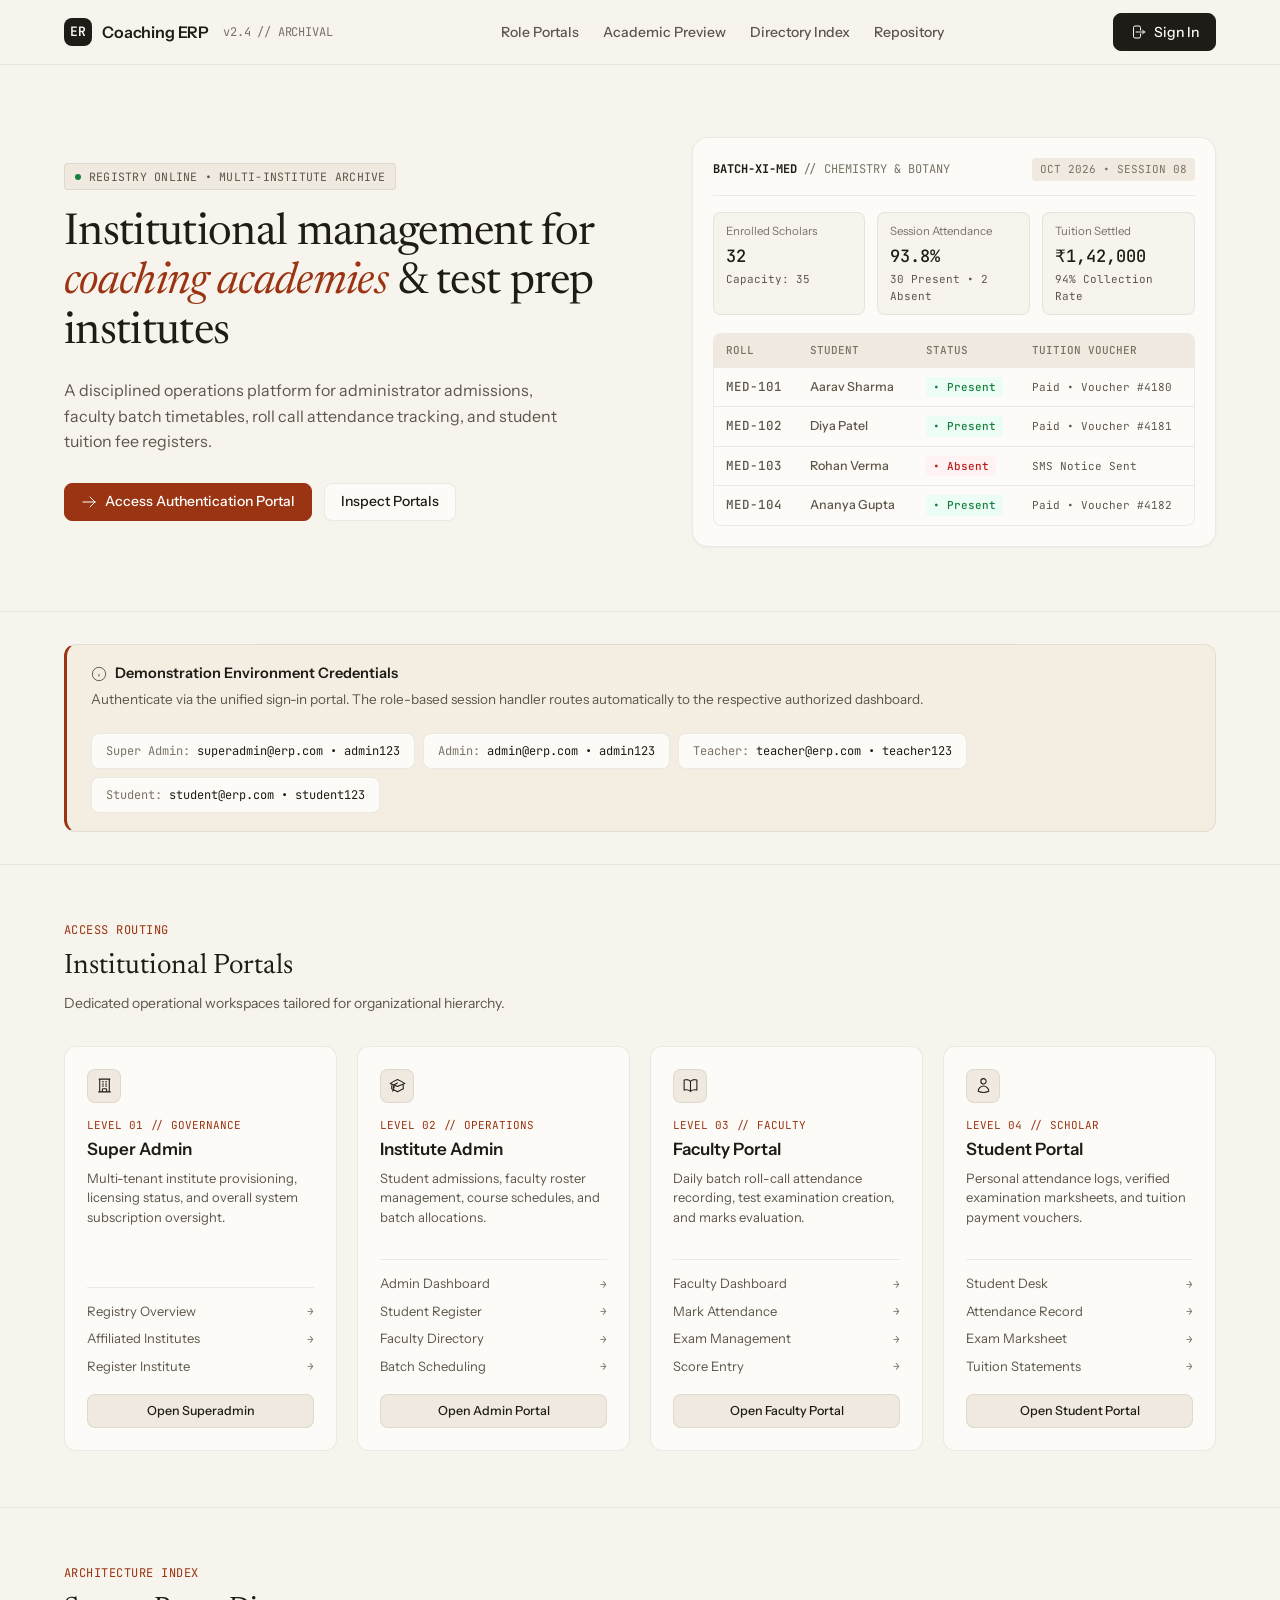
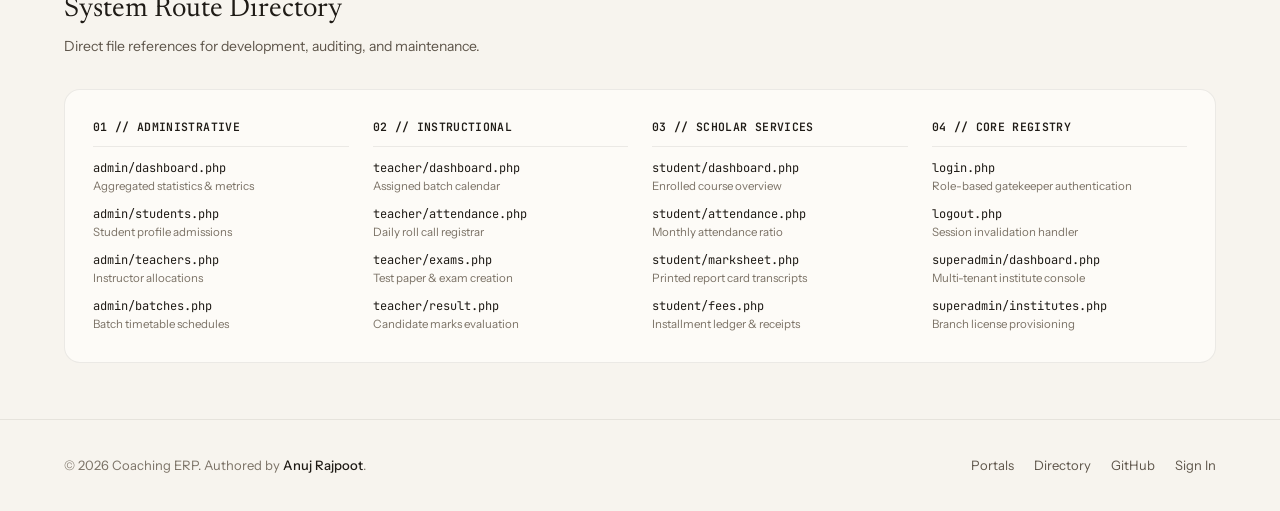
<file: index.html>
<!DOCTYPE html>
<html lang="en">
<head>
    <meta charset="UTF-8">
    <meta name="viewport" content="width=device-width, initial-scale=1.0">
    <title>Coaching ERP — Institutional Management System</title>
    <!-- Typography: Instrument Sans (Interface), Newsreader (Editorial Display), JetBrains Mono (Ledger & Code) -->
    <link rel="preconnect" href="https://fonts.googleapis.com">
    <link rel="preconnect" href="https://fonts.gstatic.com" crossorigin>
    <link href="https://fonts.googleapis.com/css2?family=Instrument+Sans:wght@400;500;600&family=JetBrains+Mono:wght@400;500&family=Newsreader:ital,opsz,wght@0,6..72,400;0,6..72,500;1,6..72,400&display=swap" rel="stylesheet">
    
    <style>
        :root {
            /* Warm Editorial Neutral Ramp */
            --bg-page: #f7f4ee;
            --bg-surface: #fdfbf7;
            --bg-raised: #efe9df;
            --bg-subtle: #f3ede2;
            --border-hairline: rgba(31, 27, 22, 0.08);
            --border-strong: rgba(31, 27, 22, 0.16);
            
            /* Text Roles */
            --text-primary: #1f1b16;
            --text-secondary: #5e554a;
            --text-muted: #7b7266;
            
            /* Warm Accent & Semantic */
            --accent: #9a3412;
            --accent-hover: #7c2d12;
            --accent-soft: rgba(154, 52, 18, 0.08);
            --status-present: #15803d;
            --status-present-bg: #ecfdf5;
            --status-absent: #b91c1c;
            --status-absent-bg: #fef2f2;
            
            /* Typography */
            --font-sans: 'Instrument Sans', -apple-system, BlinkMacSystemFont, 'Segoe UI', Roboto, sans-serif;
            --font-display: 'Newsreader', Georgia, serif;
            --font-mono: 'JetBrains Mono', ui-monospace, SFMono-Regular, monospace;
            
            /* Radii (Nested: outer 16, card 12, button 8, tag 4) */
            --r-outer: 16px;
            --r-card: 12px;
            --r-control: 8px;
            --r-tag: 4px;
            
            /* Motion */
            --ease: cubic-bezier(0.22, 1, 0.36, 1);
            --duration: 160ms;
        }

        *, *::before, *::after {
            margin: 0;
            padding: 0;
            box-sizing: border-box;
        }

        body {
            background-color: var(--bg-page);
            color: var(--text-primary);
            font-family: var(--font-sans);
            font-size: 15px;
            line-height: 1.5;
            -webkit-font-smoothing: antialiased;
        }

        /* Top Navigation Bar */
        .site-header {
            position: sticky;
            top: 0;
            z-index: 50;
            background-color: rgba(247, 244, 238, 0.94);
            backdrop-filter: blur(8px);
            border-bottom: 1px solid var(--border-hairline);
        }

        .header-inner {
            max-width: 1200px;
            height: 64px;
            margin: 0 auto;
            padding: 0 24px;
            display: flex;
            align-items: center;
            justify-content: space-between;
        }

        .brand-link {
            display: inline-flex;
            align-items: center;
            gap: 10px;
            color: var(--text-primary);
            text-decoration: none;
            font-weight: 600;
            font-size: 16px;
            letter-spacing: -0.01em;
        }

        .brand-seal {
            width: 28px;
            height: 28px;
            border-radius: var(--r-control);
            background-color: var(--text-primary);
            color: var(--bg-surface);
            display: inline-flex;
            align-items: center;
            justify-content: center;
            font-family: var(--font-mono);
            font-size: 13px;
            font-weight: 600;
        }

        .brand-meta {
            font-size: 12px;
            color: var(--text-muted);
            font-weight: 400;
            font-family: var(--font-mono);
            margin-left: 4px;
        }

        .nav-group {
            display: flex;
            align-items: center;
            gap: 24px;
            list-style: none;
        }

        .nav-item a {
            color: var(--text-secondary);
            text-decoration: none;
            font-size: 14px;
            font-weight: 500;
            transition: color var(--duration) var(--ease);
        }

        .nav-item a:hover {
            color: var(--text-primary);
        }

        .nav-actions {
            display: flex;
            align-items: center;
            gap: 12px;
        }

        /* Base Buttons */
        .btn {
            display: inline-flex;
            align-items: center;
            justify-content: center;
            gap: 8px;
            height: 38px;
            padding: 0 16px;
            border-radius: var(--r-control);
            font-family: var(--font-sans);
            font-size: 14px;
            font-weight: 500;
            text-decoration: none;
            cursor: pointer;
            border: 1px solid transparent;
            transition: background-color var(--duration) var(--ease), border-color var(--duration) var(--ease), color var(--duration) var(--ease);
            white-space: nowrap;
        }

        .btn svg {
            width: 16px;
            height: 16px;
            stroke-width: 1.5;
            color: currentColor;
        }

        .btn-primary {
            background-color: var(--text-primary);
            color: var(--bg-surface);
            border-color: var(--text-primary);
        }

        .btn-primary:hover {
            background-color: #38332c;
            border-color: #38332c;
        }

        .btn-secondary {
            background-color: var(--bg-surface);
            color: var(--text-primary);
            border-color: var(--border-hairline);
        }

        .btn-secondary:hover {
            background-color: var(--bg-raised);
            border-color: var(--border-strong);
        }

        .btn-accent {
            background-color: var(--accent);
            color: #ffffff;
            border-color: var(--accent);
        }

        .btn-accent:hover {
            background-color: var(--accent-hover);
            border-color: var(--accent-hover);
        }

        /* Main Container */
        .container {
            max-width: 1200px;
            margin: 0 auto;
            padding: 0 24px;
        }

        /* Hero Split Section */
        .hero-section {
            padding: 72px 0 64px;
            border-bottom: 1px solid var(--border-hairline);
        }

        .hero-split {
            display: grid;
            grid-template-columns: 1.05fr 0.95fr;
            gap: 48px;
            align-items: center;
        }

        .hero-content {
            display: flex;
            flex-direction: column;
            gap: 20px;
        }

        .registry-badge {
            align-self: flex-start;
            display: inline-flex;
            align-items: center;
            gap: 8px;
            padding: 4px 10px;
            border-radius: var(--r-tag);
            background-color: var(--bg-raised);
            border: 1px solid var(--border-hairline);
            font-family: var(--font-mono);
            font-size: 11.5px;
            color: var(--text-secondary);
            letter-spacing: 0.02em;
        }

        .status-dot {
            width: 6px;
            height: 6px;
            border-radius: 50%;
            background-color: var(--status-present);
        }

        .hero-title {
            font-family: var(--font-display);
            font-size: 44px;
            line-height: 1.12;
            font-weight: 400;
            color: var(--text-primary);
            letter-spacing: -0.015em;
        }

        .hero-title em {
            font-style: italic;
            color: var(--accent);
        }

        .hero-desc {
            font-size: 16px;
            line-height: 1.6;
            color: var(--text-secondary);
            max-width: 520px;
        }

        .hero-cta {
            display: flex;
            align-items: center;
            gap: 12px;
            margin-top: 8px;
            flex-wrap: wrap;
        }

        /* Authentic Product Moment: Academic Operations Ledger */
        .preview-frame {
            background-color: var(--bg-surface);
            border: 1px solid var(--border-hairline);
            border-radius: var(--r-outer);
            padding: 20px;
            box-shadow: 0 1px 3px rgba(31, 27, 22, 0.04);
        }

        .ledger-header {
            display: flex;
            align-items: center;
            justify-content: space-between;
            padding-bottom: 14px;
            border-bottom: 1px solid var(--border-hairline);
            margin-bottom: 16px;
        }

        .ledger-batch-tag {
            font-family: var(--font-mono);
            font-size: 12px;
            font-weight: 500;
            color: var(--text-primary);
            display: flex;
            align-items: center;
            gap: 6px;
        }

        .ledger-batch-tag span {
            color: var(--text-muted);
            font-weight: 400;
        }

        .ledger-period {
            font-family: var(--font-mono);
            font-size: 11px;
            color: var(--text-muted);
            background: var(--bg-raised);
            padding: 3px 8px;
            border-radius: var(--r-tag);
        }

        .metric-row {
            display: grid;
            grid-template-columns: repeat(3, 1fr);
            gap: 12px;
            margin-bottom: 18px;
        }

        .metric-card {
            background: var(--bg-page);
            border: 1px solid var(--border-hairline);
            border-radius: var(--r-control);
            padding: 10px 12px;
        }

        .metric-label {
            font-size: 11.5px;
            color: var(--text-muted);
            margin-bottom: 4px;
        }

        .metric-value {
            font-family: var(--font-mono);
            font-size: 17px;
            font-weight: 500;
            color: var(--text-primary);
            font-variant-numeric: tabular-nums;
        }

        .metric-sub {
            font-size: 11px;
            color: var(--text-secondary);
            font-family: var(--font-mono);
            margin-top: 2px;
        }

        /* Ledger Table */
        .ledger-table-wrap {
            border: 1px solid var(--border-hairline);
            border-radius: var(--r-control);
            overflow: hidden;
            background: var(--bg-surface);
        }

        .ledger-table {
            width: 100%;
            border-collapse: collapse;
            font-size: 12.5px;
            text-align: left;
        }

        .ledger-table th {
            background-color: var(--bg-raised);
            color: var(--text-muted);
            font-family: var(--font-mono);
            font-size: 11px;
            font-weight: 500;
            padding: 8px 12px;
            border-bottom: 1px solid var(--border-hairline);
        }

        .ledger-table td {
            padding: 9px 12px;
            border-bottom: 1px solid var(--border-hairline);
            color: var(--text-secondary);
        }

        .ledger-table tr:last-child td {
            border-bottom: none;
        }

        .roll-code {
            font-family: var(--font-mono);
            color: var(--text-primary);
            font-weight: 500;
            font-variant-numeric: tabular-nums;
        }

        .student-name {
            color: var(--text-primary);
            font-weight: 500;
        }

        .badge-pill {
            display: inline-flex;
            align-items: center;
            gap: 4px;
            padding: 2px 7px;
            border-radius: var(--r-tag);
            font-size: 11px;
            font-family: var(--font-mono);
            font-weight: 500;
        }

        .badge-present {
            background-color: var(--status-present-bg);
            color: var(--status-present);
        }

        .badge-absent {
            background-color: var(--status-absent-bg);
            color: var(--status-absent);
        }

        .fee-status {
            font-family: var(--font-mono);
            font-size: 11px;
            color: var(--text-secondary);
        }

        /* Demo Credentials Registry Section */
        .notice-section {
            padding: 32px 0;
            border-bottom: 1px solid var(--border-hairline);
        }

        .notice-card {
            background-color: var(--bg-subtle);
            border: 1px solid var(--border-hairline);
            border-left: 3px solid var(--accent);
            border-radius: var(--r-card);
            padding: 18px 24px;
            display: flex;
            align-items: flex-start;
            justify-content: space-between;
            gap: 24px;
            flex-wrap: wrap;
        }

        .notice-content h4 {
            font-size: 14.5px;
            font-weight: 600;
            color: var(--text-primary);
            margin-bottom: 4px;
            display: flex;
            align-items: center;
            gap: 8px;
        }

        .notice-content p {
            font-size: 13.5px;
            color: var(--text-secondary);
            line-height: 1.5;
        }

        .credentials-pill {
            display: inline-flex;
            align-items: center;
            gap: 12px;
            background: var(--bg-surface);
            border: 1px solid var(--border-hairline);
            padding: 8px 14px;
            border-radius: var(--r-control);
            font-family: var(--font-mono);
            font-size: 12px;
            color: var(--text-primary);
        }

        .credentials-pill span {
            color: var(--text-muted);
        }

        /* Portals Section */
        .portals-section {
            padding: 56px 0;
            border-bottom: 1px solid var(--border-hairline);
        }

        .section-header {
            margin-bottom: 32px;
        }

        .section-kicker {
            font-family: var(--font-mono);
            font-size: 12px;
            color: var(--accent);
            text-transform: uppercase;
            letter-spacing: 0.04em;
            margin-bottom: 6px;
        }

        .section-title {
            font-family: var(--font-display);
            font-size: 28px;
            font-weight: 400;
            color: var(--text-primary);
            margin-bottom: 6px;
        }

        .section-subtitle {
            font-size: 14px;
            color: var(--text-secondary);
        }

        .portals-grid {
            display: grid;
            grid-template-columns: repeat(4, 1fr);
            gap: 20px;
        }

        .portal-card {
            background-color: var(--bg-surface);
            border: 1px solid var(--border-hairline);
            border-radius: var(--r-card);
            padding: 22px;
            display: flex;
            flex-direction: column;
            justify-content: space-between;
            transition: border-color var(--duration) var(--ease), background-color var(--duration) var(--ease);
        }

        .portal-card:hover {
            border-color: var(--border-strong);
            background-color: #fffdf9;
        }

        .portal-header {
            margin-bottom: 14px;
        }

        .portal-icon-box {
            width: 34px;
            height: 34px;
            border-radius: var(--r-control);
            background-color: var(--bg-raised);
            border: 1px solid var(--border-hairline);
            display: flex;
            align-items: center;
            justify-content: center;
            color: var(--text-primary);
            margin-bottom: 14px;
        }

        .portal-icon-box svg {
            width: 17px;
            height: 17px;
            stroke-width: 1.5;
        }

        .portal-role-tag {
            font-family: var(--font-mono);
            font-size: 11px;
            color: var(--accent);
            margin-bottom: 4px;
        }

        .portal-title {
            font-size: 17px;
            font-weight: 600;
            color: var(--text-primary);
            margin-bottom: 6px;
        }

        .portal-desc {
            font-size: 13px;
            line-height: 1.5;
            color: var(--text-secondary);
            margin-bottom: 18px;
        }

        .portal-links {
            list-style: none;
            border-top: 1px solid var(--border-hairline);
            padding-top: 14px;
            margin-bottom: 18px;
            display: flex;
            flex-direction: column;
            gap: 8px;
        }

        .portal-links a {
            display: flex;
            align-items: center;
            justify-content: space-between;
            color: var(--text-secondary);
            text-decoration: none;
            font-size: 13px;
            transition: color var(--duration) var(--ease);
        }

        .portal-links a:hover {
            color: var(--text-primary);
        }

        .portal-links a span.arrow {
            font-family: var(--font-mono);
            font-size: 11px;
            color: var(--text-muted);
        }

        .portal-button {
            width: 100%;
            height: 34px;
            background-color: var(--bg-raised);
            color: var(--text-primary);
            border: 1px solid var(--border-hairline);
            border-radius: var(--r-control);
            font-size: 12.5px;
            font-weight: 500;
            text-decoration: none;
            display: inline-flex;
            align-items: center;
            justify-content: center;
            gap: 6px;
            transition: background-color var(--duration) var(--ease), border-color var(--duration) var(--ease);
        }

        .portal-button:hover {
            background-color: var(--border-hairline);
            border-color: var(--border-strong);
        }

        /* System Master Index */
        .directory-section {
            padding: 56px 0;
            border-bottom: 1px solid var(--border-hairline);
        }

        .directory-grid {
            display: grid;
            grid-template-columns: repeat(4, 1fr);
            gap: 24px;
            background: var(--bg-surface);
            border: 1px solid var(--border-hairline);
            border-radius: var(--r-outer);
            padding: 28px;
        }

        .dir-column-title {
            font-family: var(--font-mono);
            font-size: 11.5px;
            font-weight: 600;
            color: var(--text-primary);
            letter-spacing: 0.03em;
            padding-bottom: 10px;
            border-bottom: 1px solid var(--border-hairline);
            margin-bottom: 12px;
        }

        .dir-list {
            list-style: none;
            display: flex;
            flex-direction: column;
            gap: 10px;
        }

        .dir-item a {
            display: flex;
            flex-direction: column;
            text-decoration: none;
        }

        .dir-path {
            font-family: var(--font-mono);
            font-size: 12px;
            color: var(--text-primary);
            transition: color var(--duration) var(--ease);
        }

        .dir-path:hover {
            color: var(--accent);
        }

        .dir-desc {
            font-size: 11.5px;
            color: var(--text-muted);
            margin-top: 1px;
        }

        /* Site Footer */
        .site-footer {
            padding: 36px 0;
            background-color: var(--bg-page);
        }

        .footer-inner {
            display: flex;
            align-items: center;
            justify-content: space-between;
            flex-wrap: wrap;
            gap: 16px;
            font-size: 13px;
            color: var(--text-muted);
        }

        .footer-links {
            display: flex;
            align-items: center;
            gap: 20px;
        }

        .footer-links a {
            color: var(--text-secondary);
            text-decoration: none;
            transition: color var(--duration) var(--ease);
        }

        .footer-links a:hover {
            color: var(--text-primary);
        }

        /* Responsive Breakpoints */
        @media (max-width: 1024px) {
            .portals-grid {
                grid-template-columns: repeat(2, 1fr);
            }
            .directory-grid {
                grid-template-columns: repeat(2, 1fr);
            }
        }

        @media (max-width: 768px) {
            .hero-split {
                grid-template-columns: 1fr;
                gap: 36px;
            }
            .hero-title {
                font-size: 32px;
            }
            .portals-grid {
                grid-template-columns: 1fr;
            }
            .directory-grid {
                grid-template-columns: 1fr;
            }
            .nav-group {
                display: none;
            }
            .metric-row {
                grid-template-columns: 1fr;
            }
        }
    </style>
</head>
<body>

    <!-- Header Navigation -->
    <header class="site-header">
        <div class="header-inner">
            <a href="index.html" class="brand-link">
                <span class="brand-seal">ER</span>
                <span>Coaching ERP</span>
                <span class="brand-meta">v2.4 // ARCHIVAL</span>
            </a>

            <ul class="nav-group">
                <li class="nav-item"><a href="#portals">Role Portals</a></li>
                <li class="nav-item"><a href="#ledger">Academic Preview</a></li>
                <li class="nav-item"><a href="#directory">Directory Index</a></li>
                <li class="nav-item"><a href="https://github.com/anujrajpoot1252/ERP-SYSTEM-FOR-COACHING.git" target="_blank" rel="noopener">Repository</a></li>
            </ul>

            <div class="nav-actions">
                <a href="login.php" class="btn btn-primary">
                    <svg viewBox="0 0 24 24" fill="none" stroke="currentColor"><path stroke-linecap="round" stroke-linejoin="round" d="M15.75 9V5.25A2.25 2.25 0 0013.5 3h-6a2.25 2.25 0 00-2.25 2.25v13.5A2.25 2.25 0 007.5 21h6a2.25 2.25 0 002.25-2.25V15m3 0l3-3m0 0l-3-3m3 3H9"/></svg>
                    <span>Sign In</span>
                </a>
            </div>
        </div>
    </header>

    <main>
        <!-- Hero Split Section -->
        <section class="hero-section">
            <div class="container hero-split">
                <!-- Left: Headline & Information -->
                <div class="hero-content">
                    <div class="registry-badge">
                        <span class="status-dot"></span>
                        <span>REGISTRY ONLINE &bull; MULTI-INSTITUTE ARCHIVE</span>
                    </div>

                    <h1 class="hero-title">
                        Institutional management for <em>coaching academies</em> & test prep institutes
                    </h1>

                    <p class="hero-desc">
                        A disciplined operations platform for administrator admissions, faculty batch timetables, roll call attendance tracking, and student tuition fee registers.
                    </p>

                    <div class="hero-cta">
                        <a href="login.php" class="btn btn-accent">
                            <svg viewBox="0 0 24 24" fill="none" stroke="currentColor"><path stroke-linecap="round" stroke-linejoin="round" d="M13.5 4.5L21 12m0 0l-7.5 7.5M21 12H3"/></svg>
                            <span>Access Authentication Portal</span>
                        </a>
                        <a href="#portals" class="btn btn-secondary">
                            <span>Inspect Portals</span>
                        </a>
                    </div>
                </div>

                <!-- Right: Authentic Product Moment (Academic Operations Ledger) -->
                <div class="preview-frame" id="ledger">
                    <div class="ledger-header">
                        <div class="ledger-batch-tag">
                            <strong>BATCH-XI-MED</strong>
                            <span>// CHEMISTRY &amp; BOTANY</span>
                        </div>
                        <div class="ledger-period">OCT 2026 &bull; SESSION 08</div>
                    </div>

                    <div class="metric-row">
                        <div class="metric-card">
                            <div class="metric-label">Enrolled Scholars</div>
                            <div class="metric-value">32</div>
                            <div class="metric-sub">Capacity: 35</div>
                        </div>
                        <div class="metric-card">
                            <div class="metric-label">Session Attendance</div>
                            <div class="metric-value">93.8%</div>
                            <div class="metric-sub">30 Present &bull; 2 Absent</div>
                        </div>
                        <div class="metric-card">
                            <div class="metric-label">Tuition Settled</div>
                            <div class="metric-value">₹1,42,000</div>
                            <div class="metric-sub">94% Collection Rate</div>
                        </div>
                    </div>

                    <div class="ledger-table-wrap">
                        <table class="ledger-table">
                            <thead>
                                <tr>
                                    <th>ROLL</th>
                                    <th>STUDENT</th>
                                    <th>STATUS</th>
                                    <th>TUITION VOUCHER</th>
                                </tr>
                            </thead>
                            <tbody>
                                <tr>
                                    <td class="roll-code">MED-101</td>
                                    <td class="student-name">Aarav Sharma</td>
                                    <td><span class="badge-pill badge-present">&bull; Present</span></td>
                                    <td class="fee-status">Paid &bull; Voucher #4180</td>
                                </tr>
                                <tr>
                                    <td class="roll-code">MED-102</td>
                                    <td class="student-name">Diya Patel</td>
                                    <td><span class="badge-pill badge-present">&bull; Present</span></td>
                                    <td class="fee-status">Paid &bull; Voucher #4181</td>
                                </tr>
                                <tr>
                                    <td class="roll-code">MED-103</td>
                                    <td class="student-name">Rohan Verma</td>
                                    <td><span class="badge-pill badge-absent">&bull; Absent</span></td>
                                    <td class="fee-status">SMS Notice Sent</td>
                                </tr>
                                <tr>
                                    <td class="roll-code">MED-104</td>
                                    <td class="student-name">Ananya Gupta</td>
                                    <td><span class="badge-pill badge-present">&bull; Present</span></td>
                                    <td class="fee-status">Paid &bull; Voucher #4182</td>
                                </tr>
                            </tbody>
                        </table>
                    </div>
                </div>
            </div>
        </section>

        <!-- Official Demonstration Credentials Advisory -->
        <section class="notice-section">
            <div class="container">
                <div class="notice-card">
                    <div class="notice-content">
                        <h4>
                            <svg width="16" height="16" viewBox="0 0 24 24" fill="none" stroke="currentColor"><circle cx="12" cy="12" r="10"/><path d="M12 16v-4"/><path d="M12 8h.01"/></svg>
                            <span>Demonstration Environment Credentials</span>
                        </h4>
                        <p>Authenticate via the unified sign-in portal. The role-based session handler routes automatically to the respective authorized dashboard.</p>
                    </div>

                    <div style="display: flex; gap: 8px; flex-wrap: wrap;">
                        <div class="credentials-pill">
                            <div><span>Super Admin:</span> superadmin@erp.com &bull; admin123</div>
                        </div>
                        <div class="credentials-pill">
                            <div><span>Admin:</span> admin@erp.com &bull; admin123</div>
                        </div>
                        <div class="credentials-pill">
                            <div><span>Teacher:</span> teacher@erp.com &bull; teacher123</div>
                        </div>
                        <div class="credentials-pill">
                            <div><span>Student:</span> student@erp.com &bull; student123</div>
                        </div>
                    </div>
                </div>
            </div>
        </section>

        <!-- Role Based Portals -->
        <section class="portals-section" id="portals">
            <div class="container">
                <div class="section-header">
                    <div class="section-kicker">Access Routing</div>
                    <h2 class="section-title">Institutional Portals</h2>
                    <p class="section-subtitle">Dedicated operational workspaces tailored for organizational hierarchy.</p>
                </div>

                <div class="portals-grid">
                    <!-- Super Admin -->
                    <div class="portal-card">
                        <div class="portal-header">
                            <div class="portal-icon-box">
                                <svg viewBox="0 0 24 24" fill="none" stroke="currentColor"><path stroke-linecap="round" stroke-linejoin="round" d="M3.75 21h16.5M4.5 3h15M5.25 3v18m13.5-18v18M9 6.75h1.5m-1.5 3h1.5m-1.5 3h1.5m3-6H15m-1.5 3H15m-1.5 3H15M9 21v-3.375c0-.621.504-1.125 1.125-1.125h3.75c.621 0 1.125.504 1.125 1.125V21"/></svg>
                            </div>
                            <div class="portal-role-tag">LEVEL 01 // GOVERNANCE</div>
                            <h3 class="portal-title">Super Admin</h3>
                            <p class="portal-desc">Multi-tenant institute provisioning, licensing status, and overall system subscription oversight.</p>
                        </div>
                        <div>
                            <ul class="portal-links">
                                <li><a href="superadmin/dashboard.php"><span>Registry Overview</span><span class="arrow">&rarr;</span></a></li>
                                <li><a href="superadmin/institutes.php"><span>Affiliated Institutes</span><span class="arrow">&rarr;</span></a></li>
                                <li><a href="superadmin/add_institute.php"><span>Register Institute</span><span class="arrow">&rarr;</span></a></li>
                            </ul>
                            <a href="superadmin/dashboard.php" class="portal-button">Open Superadmin</a>
                        </div>
                    </div>

                    <!-- Institute Admin -->
                    <div class="portal-card">
                        <div class="portal-header">
                            <div class="portal-icon-box">
                                <svg viewBox="0 0 24 24" fill="none" stroke="currentColor"><path stroke-linecap="round" stroke-linejoin="round" d="M4.26 10.147a60.438 60.438 0 00-.491 6.347A48.62 48.62 0 0112 20.904a48.62 48.62 0 018.232-4.41 60.46 60.46 0 00-.491-6.347m-15.482 0a50.636 50.636 0 00-2.658-.813A59.906 59.906 0 0112 3.493a59.903 59.903 0 0110.399 5.84c-.896.248-1.783.52-2.658.814m-15.482 0A50.717 50.717 0 0112 13.489a50.702 50.702 0 017.74-3.342M6.75 15a.75.75 0 100-1.5.75.75 0 000 1.5zm0 0v-3.675A55.378 55.378 0 0112 8.443m-7.007 11.55A5.981 5.981 0 006.75 15.75v-1.5"/></svg>
                            </div>
                            <div class="portal-role-tag">LEVEL 02 // OPERATIONS</div>
                            <h3 class="portal-title">Institute Admin</h3>
                            <p class="portal-desc">Student admissions, faculty roster management, course schedules, and batch allocations.</p>
                        </div>
                        <div>
                            <ul class="portal-links">
                                <li><a href="admin/dashboard.php"><span>Admin Dashboard</span><span class="arrow">&rarr;</span></a></li>
                                <li><a href="admin/students.php"><span>Student Register</span><span class="arrow">&rarr;</span></a></li>
                                <li><a href="admin/teachers.php"><span>Faculty Directory</span><span class="arrow">&rarr;</span></a></li>
                                <li><a href="admin/batches.php"><span>Batch Scheduling</span><span class="arrow">&rarr;</span></a></li>
                            </ul>
                            <a href="admin/dashboard.php" class="portal-button">Open Admin Portal</a>
                        </div>
                    </div>

                    <!-- Teacher Portal -->
                    <div class="portal-card">
                        <div class="portal-header">
                            <div class="portal-icon-box">
                                <svg viewBox="0 0 24 24" fill="none" stroke="currentColor"><path stroke-linecap="round" stroke-linejoin="round" d="M12 6.042A8.967 8.967 0 006 3.75c-1.052 0-2.062.18-3 .512v14.25A8.987 8.987 0 016 18c2.305 0 4.408.867 6 2.292m0-14.25a8.966 8.966 0 016-2.292c1.052 0 2.062.18 3 .512v14.25A8.987 8.987 0 0018 18a8.967 8.967 0 00-6 2.292m0-14.25v14.25"/></svg>
                            </div>
                            <div class="portal-role-tag">LEVEL 03 // FACULTY</div>
                            <h3 class="portal-title">Faculty Portal</h3>
                            <p class="portal-desc">Daily batch roll-call attendance recording, test examination creation, and marks evaluation.</p>
                        </div>
                        <div>
                            <ul class="portal-links">
                                <li><a href="teacher/dashboard.php"><span>Faculty Dashboard</span><span class="arrow">&rarr;</span></a></li>
                                <li><a href="teacher/attendance.php"><span>Mark Attendance</span><span class="arrow">&rarr;</span></a></li>
                                <li><a href="teacher/exams.php"><span>Exam Management</span><span class="arrow">&rarr;</span></a></li>
                                <li><a href="teacher/result.php"><span>Score Entry</span><span class="arrow">&rarr;</span></a></li>
                            </ul>
                            <a href="teacher/dashboard.php" class="portal-button">Open Faculty Portal</a>
                        </div>
                    </div>

                    <!-- Student Portal -->
                    <div class="portal-card">
                        <div class="portal-header">
                            <div class="portal-icon-box">
                                <svg viewBox="0 0 24 24" fill="none" stroke="currentColor"><path stroke-linecap="round" stroke-linejoin="round" d="M15.75 6a3.75 3.75 0 11-7.5 0 3.75 3.75 0 017.5 0zM4.501 20.118a7.5 7.5 0 0114.998 0A17.933 17.933 0 0112 21.75c-2.676 0-5.216-.584-7.499-1.632z"/></svg>
                            </div>
                            <div class="portal-role-tag">LEVEL 04 // SCHOLAR</div>
                            <h3 class="portal-title">Student Portal</h3>
                            <p class="portal-desc">Personal attendance logs, verified examination marksheets, and tuition payment vouchers.</p>
                        </div>
                        <div>
                            <ul class="portal-links">
                                <li><a href="student/dashboard.php"><span>Student Desk</span><span class="arrow">&rarr;</span></a></li>
                                <li><a href="student/attendance.php"><span>Attendance Record</span><span class="arrow">&rarr;</span></a></li>
                                <li><a href="student/marksheet.php"><span>Exam Marksheet</span><span class="arrow">&rarr;</span></a></li>
                                <li><a href="student/fees.php"><span>Tuition Statements</span><span class="arrow">&rarr;</span></a></li>
                            </ul>
                            <a href="student/dashboard.php" class="portal-button">Open Student Portal</a>
                        </div>
                    </div>
                </div>
            </div>
        </section>

        <!-- Master Directory Index -->
        <section class="directory-section" id="directory">
            <div class="container">
                <div class="section-header">
                    <div class="section-kicker">Architecture Index</div>
                    <h2 class="section-title">System Route Directory</h2>
                    <p class="section-subtitle">Direct file references for development, auditing, and maintenance.</p>
                </div>

                <div class="directory-grid">
                    <div>
                        <div class="dir-column-title">01 // ADMINISTRATIVE</div>
                        <ul class="dir-list">
                            <li class="dir-item">
                                <a href="admin/dashboard.php">
                                    <span class="dir-path">admin/dashboard.php</span>
                                    <span class="dir-desc">Aggregated statistics & metrics</span>
                                </a>
                            </li>
                            <li class="dir-item">
                                <a href="admin/students.php">
                                    <span class="dir-path">admin/students.php</span>
                                    <span class="dir-desc">Student profile admissions</span>
                                </a>
                            </li>
                            <li class="dir-item">
                                <a href="admin/teachers.php">
                                    <span class="dir-path">admin/teachers.php</span>
                                    <span class="dir-desc">Instructor allocations</span>
                                </a>
                            </li>
                            <li class="dir-item">
                                <a href="admin/batches.php">
                                    <span class="dir-path">admin/batches.php</span>
                                    <span class="dir-desc">Batch timetable schedules</span>
                                </a>
                            </li>
                        </ul>
                    </div>

                    <div>
                        <div class="dir-column-title">02 // INSTRUCTIONAL</div>
                        <ul class="dir-list">
                            <li class="dir-item">
                                <a href="teacher/dashboard.php">
                                    <span class="dir-path">teacher/dashboard.php</span>
                                    <span class="dir-desc">Assigned batch calendar</span>
                                </a>
                            </li>
                            <li class="dir-item">
                                <a href="teacher/attendance.php">
                                    <span class="dir-path">teacher/attendance.php</span>
                                    <span class="dir-desc">Daily roll call registrar</span>
                                </a>
                            </li>
                            <li class="dir-item">
                                <a href="teacher/exams.php">
                                    <span class="dir-path">teacher/exams.php</span>
                                    <span class="dir-desc">Test paper & exam creation</span>
                                </a>
                            </li>
                            <li class="dir-item">
                                <a href="teacher/result.php">
                                    <span class="dir-path">teacher/result.php</span>
                                    <span class="dir-desc">Candidate marks evaluation</span>
                                </a>
                            </li>
                        </ul>
                    </div>

                    <div>
                        <div class="dir-column-title">03 // SCHOLAR SERVICES</div>
                        <ul class="dir-list">
                            <li class="dir-item">
                                <a href="student/dashboard.php">
                                    <span class="dir-path">student/dashboard.php</span>
                                    <span class="dir-desc">Enrolled course overview</span>
                                </a>
                            </li>
                            <li class="dir-item">
                                <a href="student/attendance.php">
                                    <span class="dir-path">student/attendance.php</span>
                                    <span class="dir-desc">Monthly attendance ratio</span>
                                </a>
                            </li>
                            <li class="dir-item">
                                <a href="student/marksheet.php">
                                    <span class="dir-path">student/marksheet.php</span>
                                    <span class="dir-desc">Printed report card transcripts</span>
                                </a>
                            </li>
                            <li class="dir-item">
                                <a href="student/fees.php">
                                    <span class="dir-path">student/fees.php</span>
                                    <span class="dir-desc">Installment ledger & receipts</span>
                                </a>
                            </li>
                        </ul>
                    </div>

                    <div>
                        <div class="dir-column-title">04 // CORE REGISTRY</div>
                        <ul class="dir-list">
                            <li class="dir-item">
                                <a href="login.php">
                                    <span class="dir-path">login.php</span>
                                    <span class="dir-desc">Role-based gatekeeper authentication</span>
                                </a>
                            </li>
                            <li class="dir-item">
                                <a href="logout.php">
                                    <span class="dir-path">logout.php</span>
                                    <span class="dir-desc">Session invalidation handler</span>
                                </a>
                            </li>
                            <li class="dir-item">
                                <a href="superadmin/dashboard.php">
                                    <span class="dir-path">superadmin/dashboard.php</span>
                                    <span class="dir-desc">Multi-tenant institute console</span>
                                </a>
                            </li>
                            <li class="dir-item">
                                <a href="superadmin/institutes.php">
                                    <span class="dir-path">superadmin/institutes.php</span>
                                    <span class="dir-desc">Branch license provisioning</span>
                                </a>
                            </li>
                        </ul>
                    </div>
                </div>
            </div>
        </section>
    </main>

    <!-- Footer -->
    <footer class="site-footer">
        <div class="container footer-inner">
            <div>
                &copy; 2026 Coaching ERP. Authored by <a href="https://github.com/anujrajpoot1252" target="_blank" rel="noopener" style="color: var(--text-primary); text-decoration: none; font-weight: 500;">Anuj Rajpoot</a>.
            </div>

            <div class="footer-links">
                <a href="#portals">Portals</a>
                <a href="#directory">Directory</a>
                <a href="https://github.com/anujrajpoot1252/ERP-SYSTEM-FOR-COACHING.git" target="_blank" rel="noopener">GitHub</a>
                <a href="login.php">Sign In</a>
            </div>
        </div>
    </footer>

</body>
</html>
</file>
